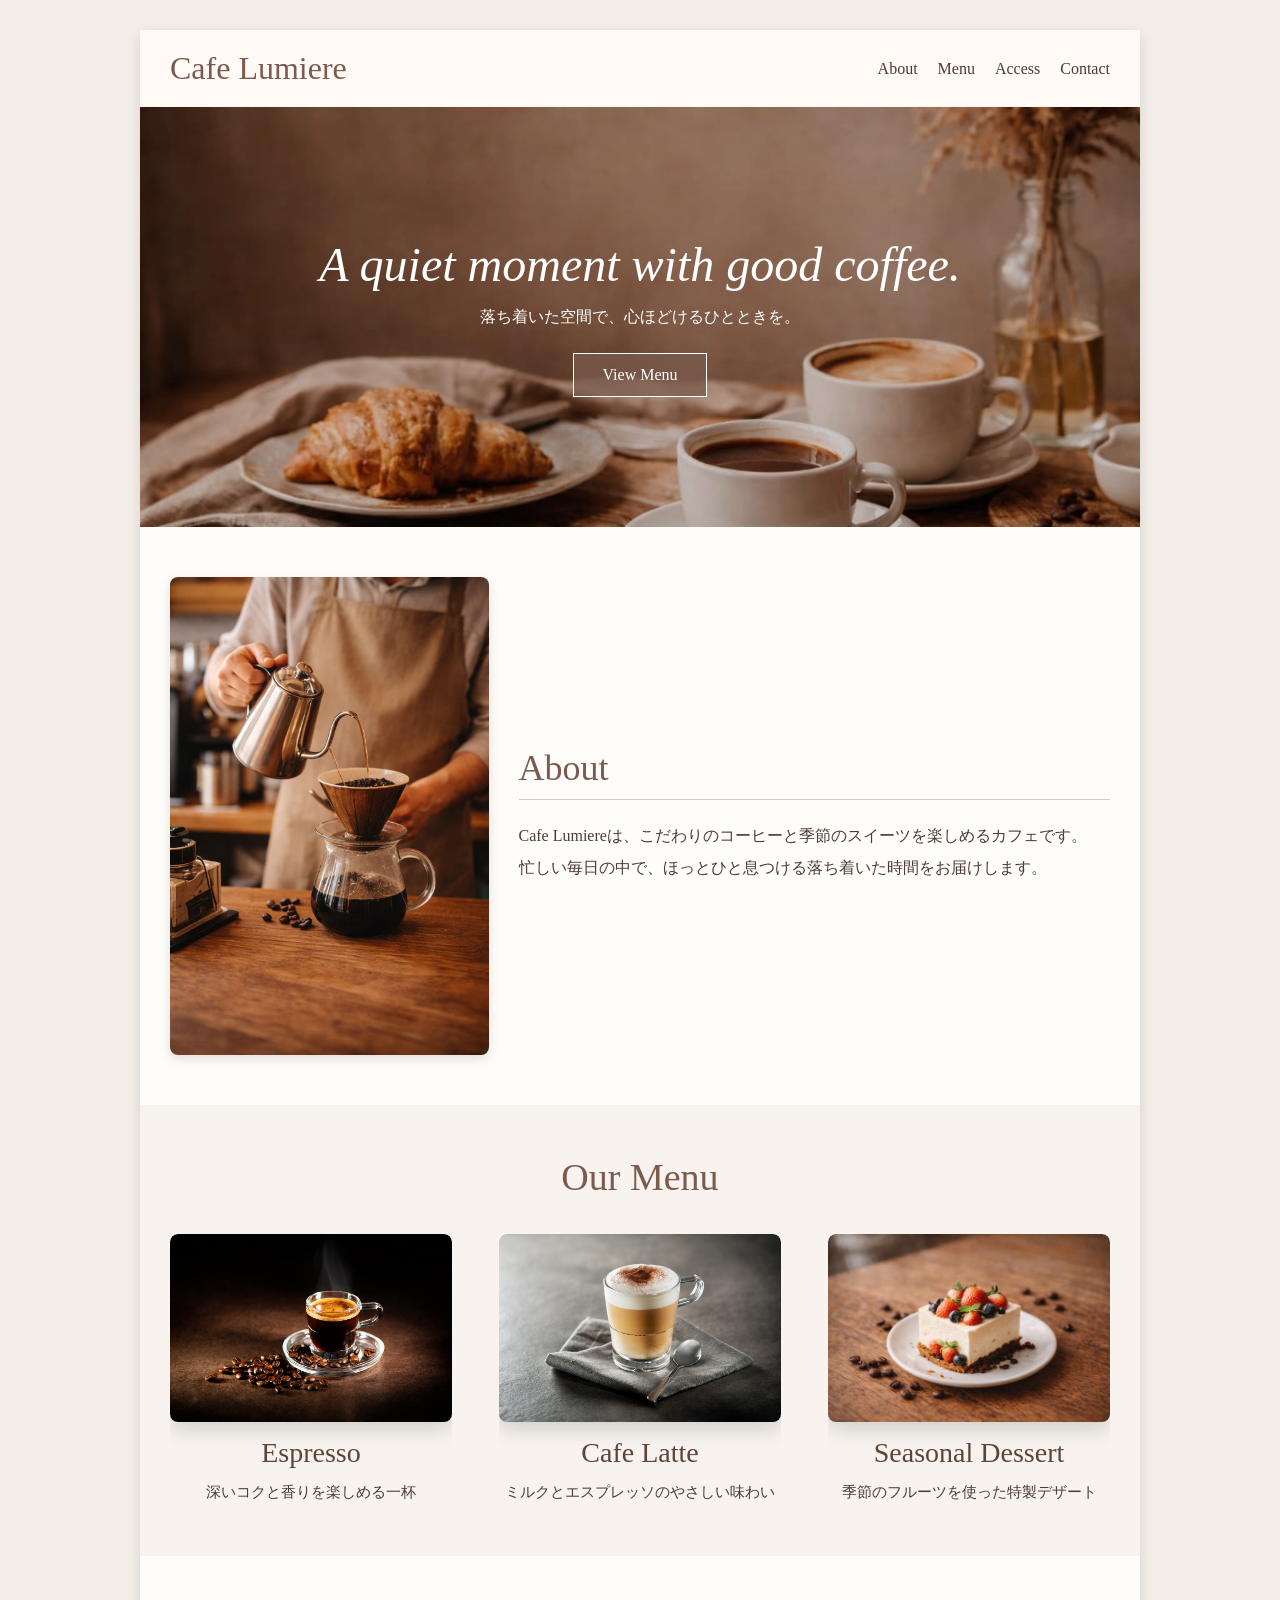
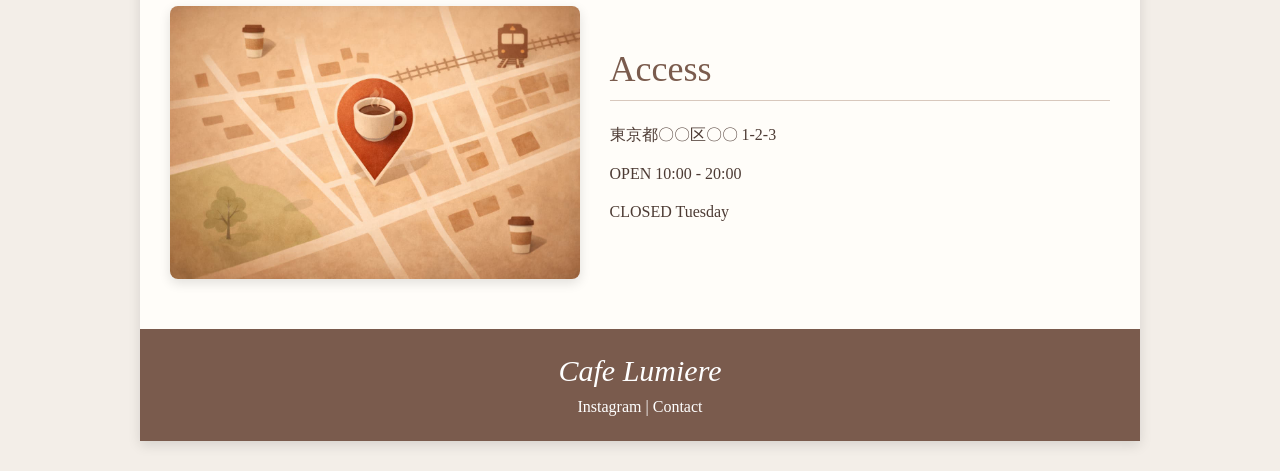
<file: works/cafe-site/index.html>
<!DOCTYPE html>
<html lang="ja">
<head>
  <meta charset="UTF-8">
  <meta name="viewport" content="width=device-width, initial-scale=1.0">
  <title>Cafe Lumiere</title>
  <link rel="stylesheet" href="style.css">
</head>
<body>

  <div class="container">

    <div class="header">
      <h1>Cafe Lumiere</h1>
      <ul class="nav">
        <li><a href="#about">About</a></li>
        <li><a href="#menu">Menu</a></li>
        <li><a href="#access">Access</a></li>
        <li><a href="#contact">Contact</a></li>
      </ul>
    </div>

    <div class="mainvisual">
      <div class="main-text">
        <h2>A quiet moment with good coffee.</h2>
        <p>落ち着いた空間で、心ほどけるひとときを。</p>
        <a href="#menu" class="btn">View Menu</a>
      </div>
    </div>

    <div class="about" id="about">
      <div class="about-image">
        <img src="images/about.png" alt="コーヒーを淹れる様子">
      </div>
      <div class="about-text">
        <h2>About</h2>
        <p>
          Cafe Lumiereは、こだわりのコーヒーと季節のスイーツを楽しめるカフェです。<br>
          忙しい毎日の中で、ほっとひと息つける落ち着いた時間をお届けします。
        </p>
      </div>
    </div>

    <div class="menu" id="menu">
      <h2>Our Menu</h2>

      <div class="menu-list">
        <div class="item">
          <img src="images/espresso.png" alt="エスプレッソ">
          <h3>Espresso</h3>
          <p>深いコクと香りを楽しめる一杯</p>
        </div>

        <div class="item">
          <img src="images/latte.png" alt="カフェラテ">
          <h3>Cafe Latte</h3>
          <p>ミルクとエスプレッソのやさしい味わい</p>
        </div>

        <div class="item">
          <img src="images/dessert.png" alt="デザート">
          <h3>Seasonal Dessert</h3>
          <p>季節のフルーツを使った特製デザート</p>
        </div>
      </div>
    </div>

    <div class="access" id="access">
      <div class="access-image">
        <img src="images/map.png" alt="アクセスマップ">
      </div>
      <div class="access-text">
        <h2>Access</h2>
        <p>東京都〇〇区〇〇 1-2-3</p>
        <p>OPEN 10:00 - 20:00</p>
        <p>CLOSED Tuesday</p>
      </div>
    </div>

    <div class="footer" id="contact">
      <p class="footer-logo">Cafe Lumiere</p>
      <p class="footer-link">
        <a href="#">Instagram</a> |
        <a href="#">Contact</a>
      </p>
    </div>

  </div>

</body>
</html>
</file>
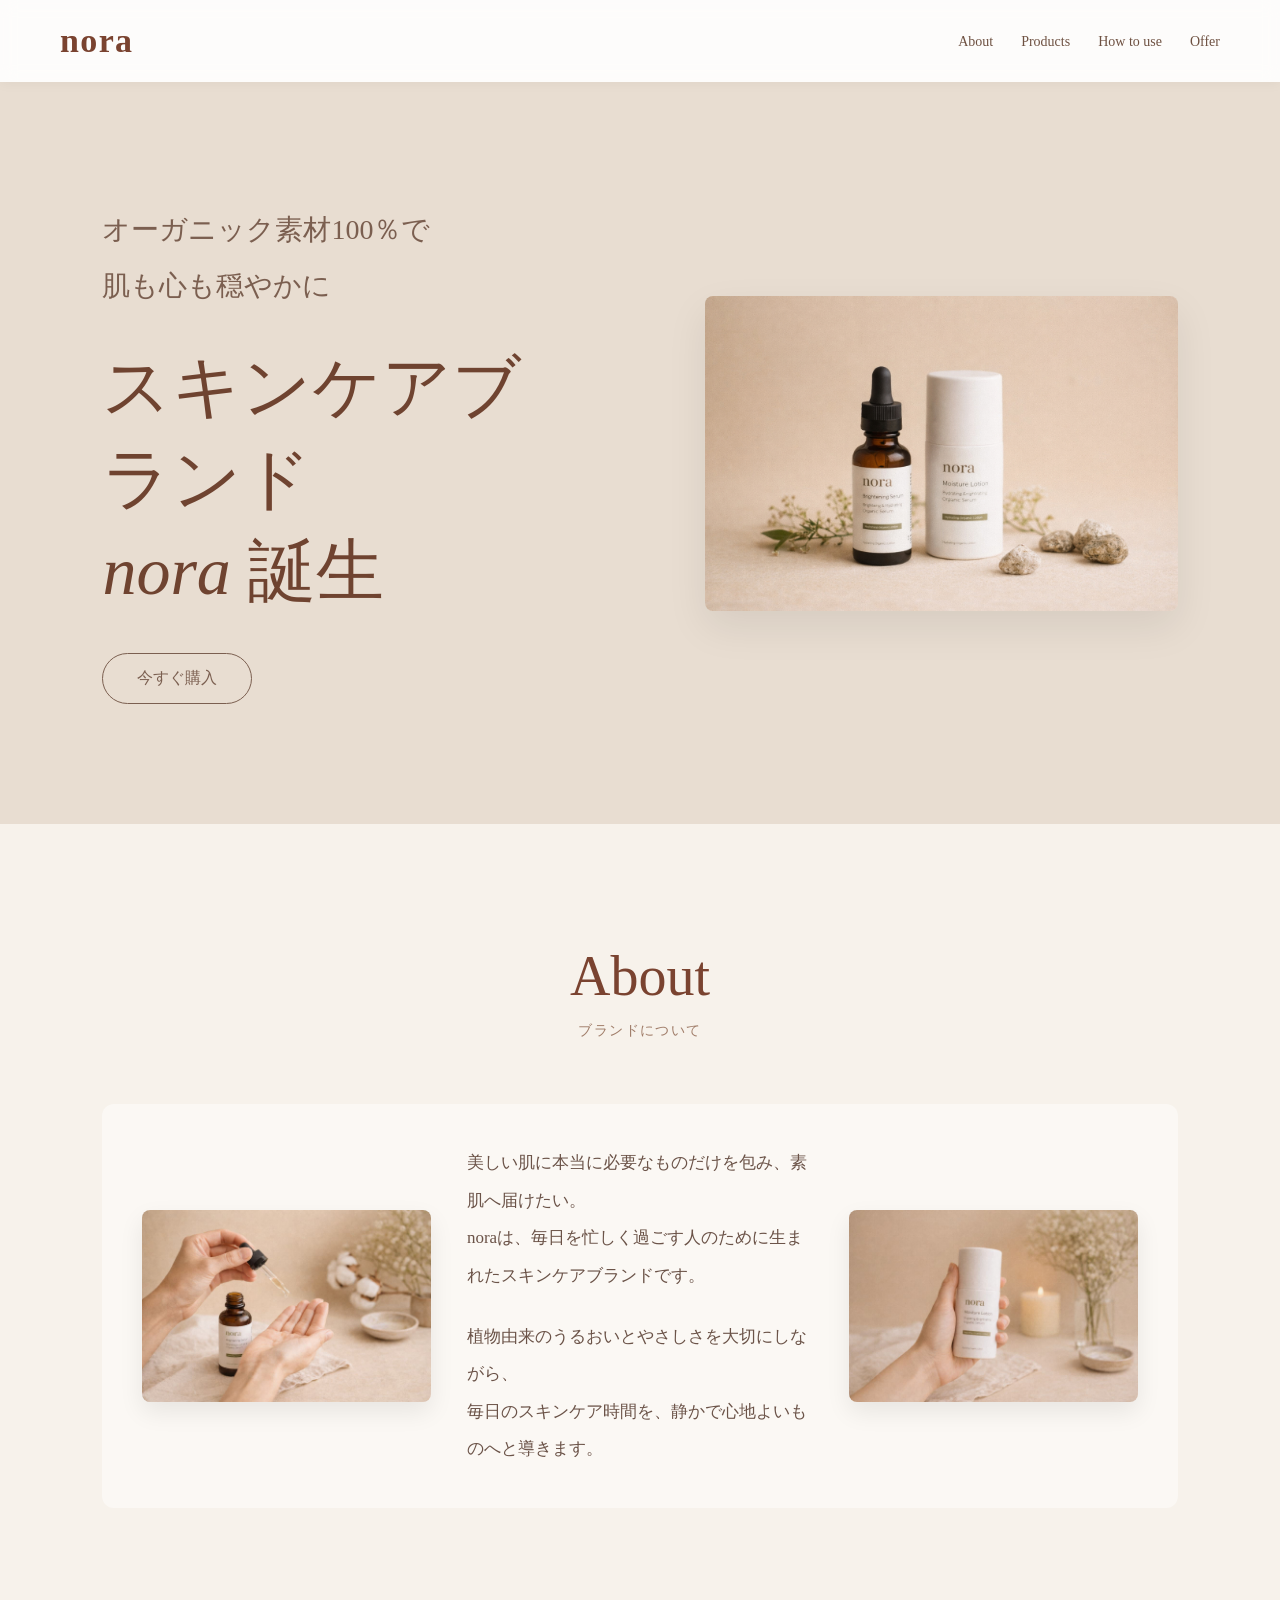
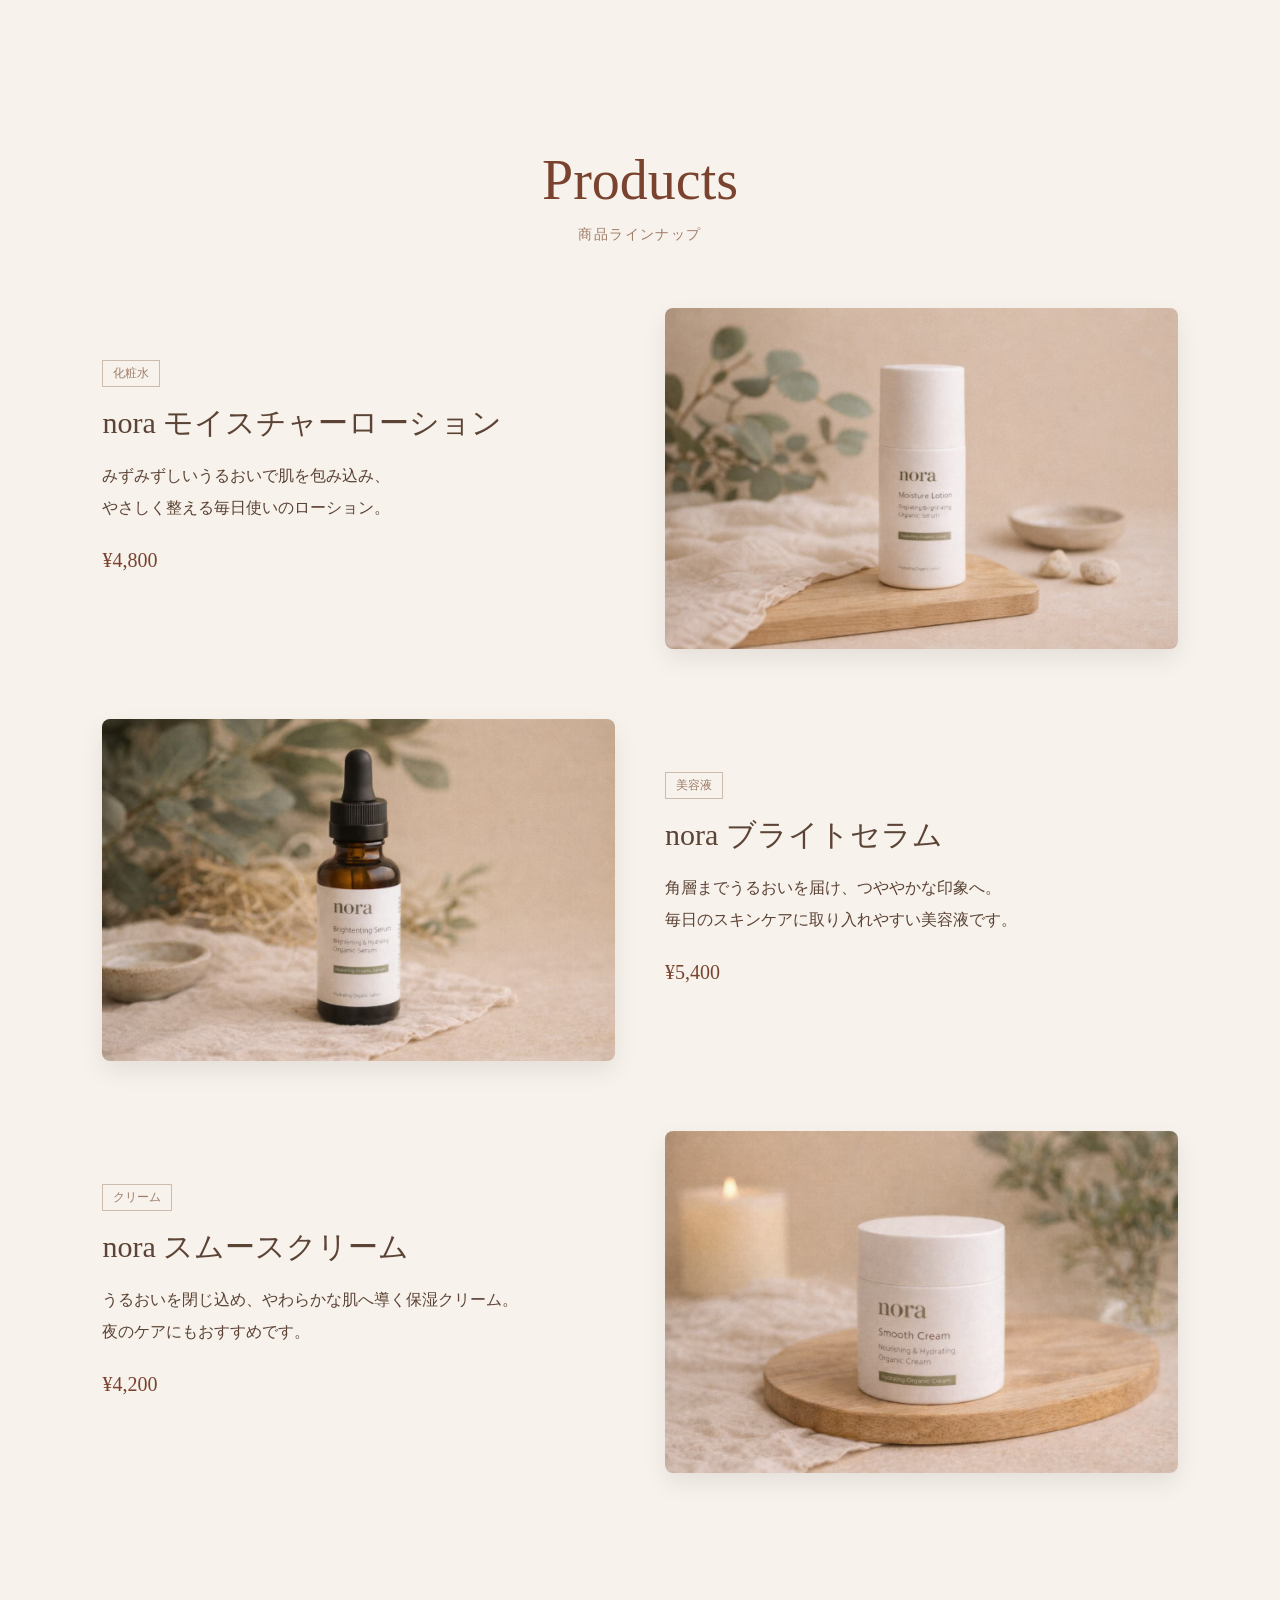
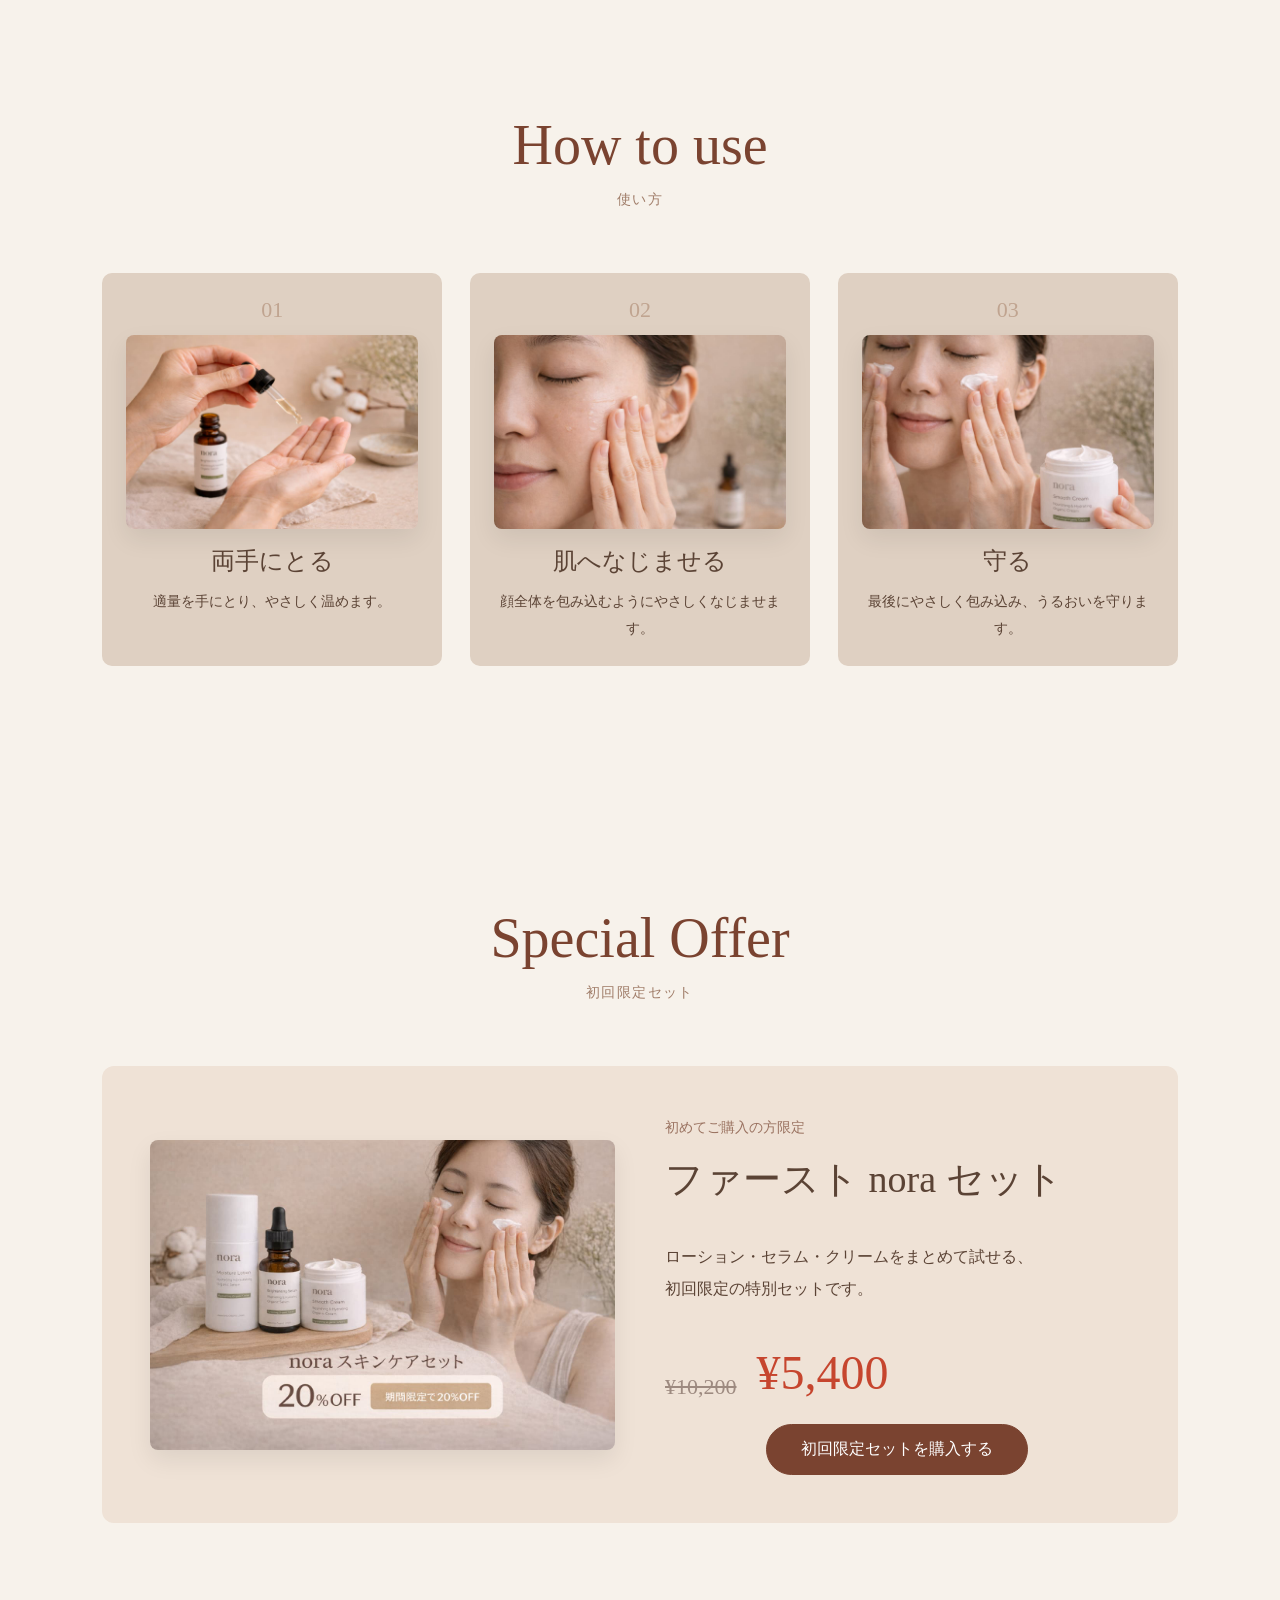
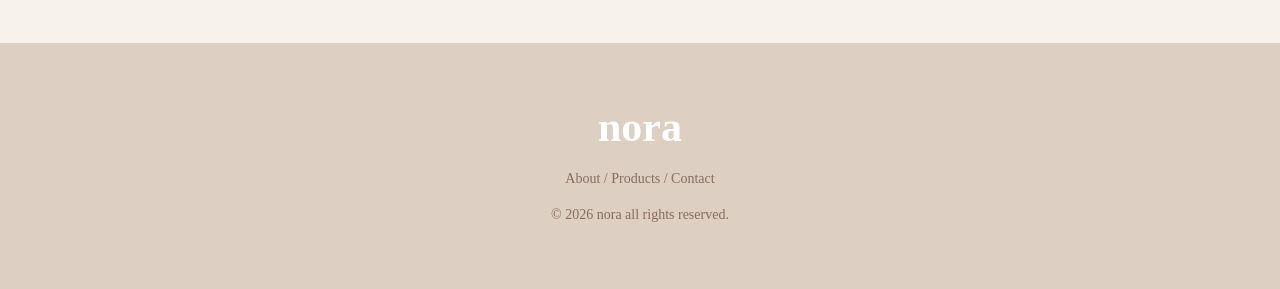
<file: works/cosmetic-site/index.html>
<!DOCTYPE html>
<html lang="ja">
<head>
  <meta charset="UTF-8">
  <meta name="viewport" content="width=device-width, initial-scale=1.0">
  <title>nora Skincare LP</title>
  <link rel="stylesheet" href="style.css">
</head>
<body>

  <header class="header">
    <h1 class="logo">nora</h1>

    <nav class="nav">
      <ul>
        <li><a href="#about">About</a></li>
        <li><a href="#products">Products</a></li>
        <li><a href="#howto">How to use</a></li>
        <li><a href="#offer">Offer</a></li>
      </ul>
    </nav>
  </header>

  <section class="hero">
    <div class="hero-inner">
      <div class="hero-text">
        <p class="hero-copy">
          オーガニック素材100％で<br>
          肌も心も穏やかに
        </p>

        <h2>
          スキンケアブランド<br>
          <span>nora</span> 誕生
        </h2>

        <a href="#offer" class="btn">今すぐ購入</a>
      </div>

      <div class="hero-image">
        <img src="images/hero.jpg" alt="noraのメイン商品">
      </div>
    </div>
  </section>

  <section class="about section" id="about">
    <h2 class="section-title">About</h2>
    <p class="section-sub">ブランドについて</p>

    <div class="about-grid">
      <div class="about-image">
        <img src="images/about1.png" alt="美容液イメージ">
      </div>

      <div class="about-text">
        <p>
          美しい肌に本当に必要なものだけを包み、素肌へ届けたい。<br>
          noraは、毎日を忙しく過ごす人のために生まれたスキンケアブランドです。
        </p>
        <p>
          植物由来のうるおいとやさしさを大切にしながら、<br>
          毎日のスキンケア時間を、静かで心地よいものへと導きます。
        </p>
      </div>

      <div class="about-image">
        <img src="images/about2.png" alt="ローションイメージ">
      </div>
    </div>
  </section>

  <section class="products section" id="products">
    <h2 class="section-title">Products</h2>
    <p class="section-sub">商品ラインナップ</p>

    <div class="products-list">

      <div class="product-item">
        <div class="product-text">
          <span class="tag">化粧水</span>
          <h3>nora モイスチャーローション</h3>
          <p>
            みずみずしいうるおいで肌を包み込み、<br>
            やさしく整える毎日使いのローション。
          </p>
          <p class="price">¥4,800</p>
        </div>

        <div class="product-image">
          <img src="images/product1.png" alt="モイスチャーローション">
        </div>
      </div>

      <div class="product-item reverse">
        <div class="product-text">
          <span class="tag">美容液</span>
          <h3>nora ブライトセラム</h3>
          <p>
            角層までうるおいを届け、つややかな印象へ。<br>
            毎日のスキンケアに取り入れやすい美容液です。
          </p>
          <p class="price">¥5,400</p>
        </div>

        <div class="product-image">
          <img src="images/product2.png" alt="ブライトセラム">
        </div>
      </div>

      <div class="product-item">
        <div class="product-text">
          <span class="tag">クリーム</span>
          <h3>nora スムースクリーム</h3>
          <p>
            うるおいを閉じ込め、やわらかな肌へ導く保湿クリーム。<br>
            夜のケアにもおすすめです。
          </p>
          <p class="price">¥4,200</p>
        </div>

        <div class="product-image">
          <img src="images/product3.png" alt="スムースクリーム">
        </div>
      </div>

    </div>
  </section>

  <section class="howto section" id="howto">
    <h2 class="section-title">How to use</h2>
    <p class="section-sub">使い方</p>

    <div class="step-grid">
      <div class="step-card">
        <span class="step-number">01</span>
        <img src="images/step1.png" alt="両手にとる">
        <h3>両手にとる</h3>
        <p>適量を手にとり、やさしく温めます。</p>
      </div>

      <div class="step-card">
        <span class="step-number">02</span>
        <img src="images/step2.png" alt="肌へなじませる">
        <h3>肌へなじませる</h3>
        <p>顔全体を包み込むようにやさしくなじませます。</p>
      </div>

      <div class="step-card">
        <span class="step-number">03</span>
        <img src="images/step3.png" alt="守る">
        <h3>守る</h3>
        <p>最後にやさしく包み込み、うるおいを守ります。</p>
      </div>
    </div>
  </section>

  <section class="offer section" id="offer">
    <h2 class="section-title">Special Offer</h2>
    <p class="section-sub">初回限定セット</p>

    <div class="offer-box">
      <div class="offer-image">
        <img src="images/offer.png" alt="初回限定セット">
      </div>

      <div class="offer-text">
        <p class="offer-label">初めてご購入の方限定</p>
        <h3>ファースト nora セット</h3>
        <p>
          ローション・セラム・クリームをまとめて試せる、<br>
          初回限定の特別セットです。
        </p>

        <div class="offer-price">
          <span class="old-price">¥10,200</span>
          <span class="new-price">¥5,400</span>
        </div>

        <a href="#" class="btn dark-btn">初回限定セットを購入する</a>
      </div>
    </div>
  </section>

  <footer class="footer">
    <h2 class="footer-logo">nora</h2>
    <p class="footer-nav">About / Products / Contact</p>
    <p class="copyright">© 2026 nora all rights reserved.</p>
  </footer>

</body>
</html>
</file>
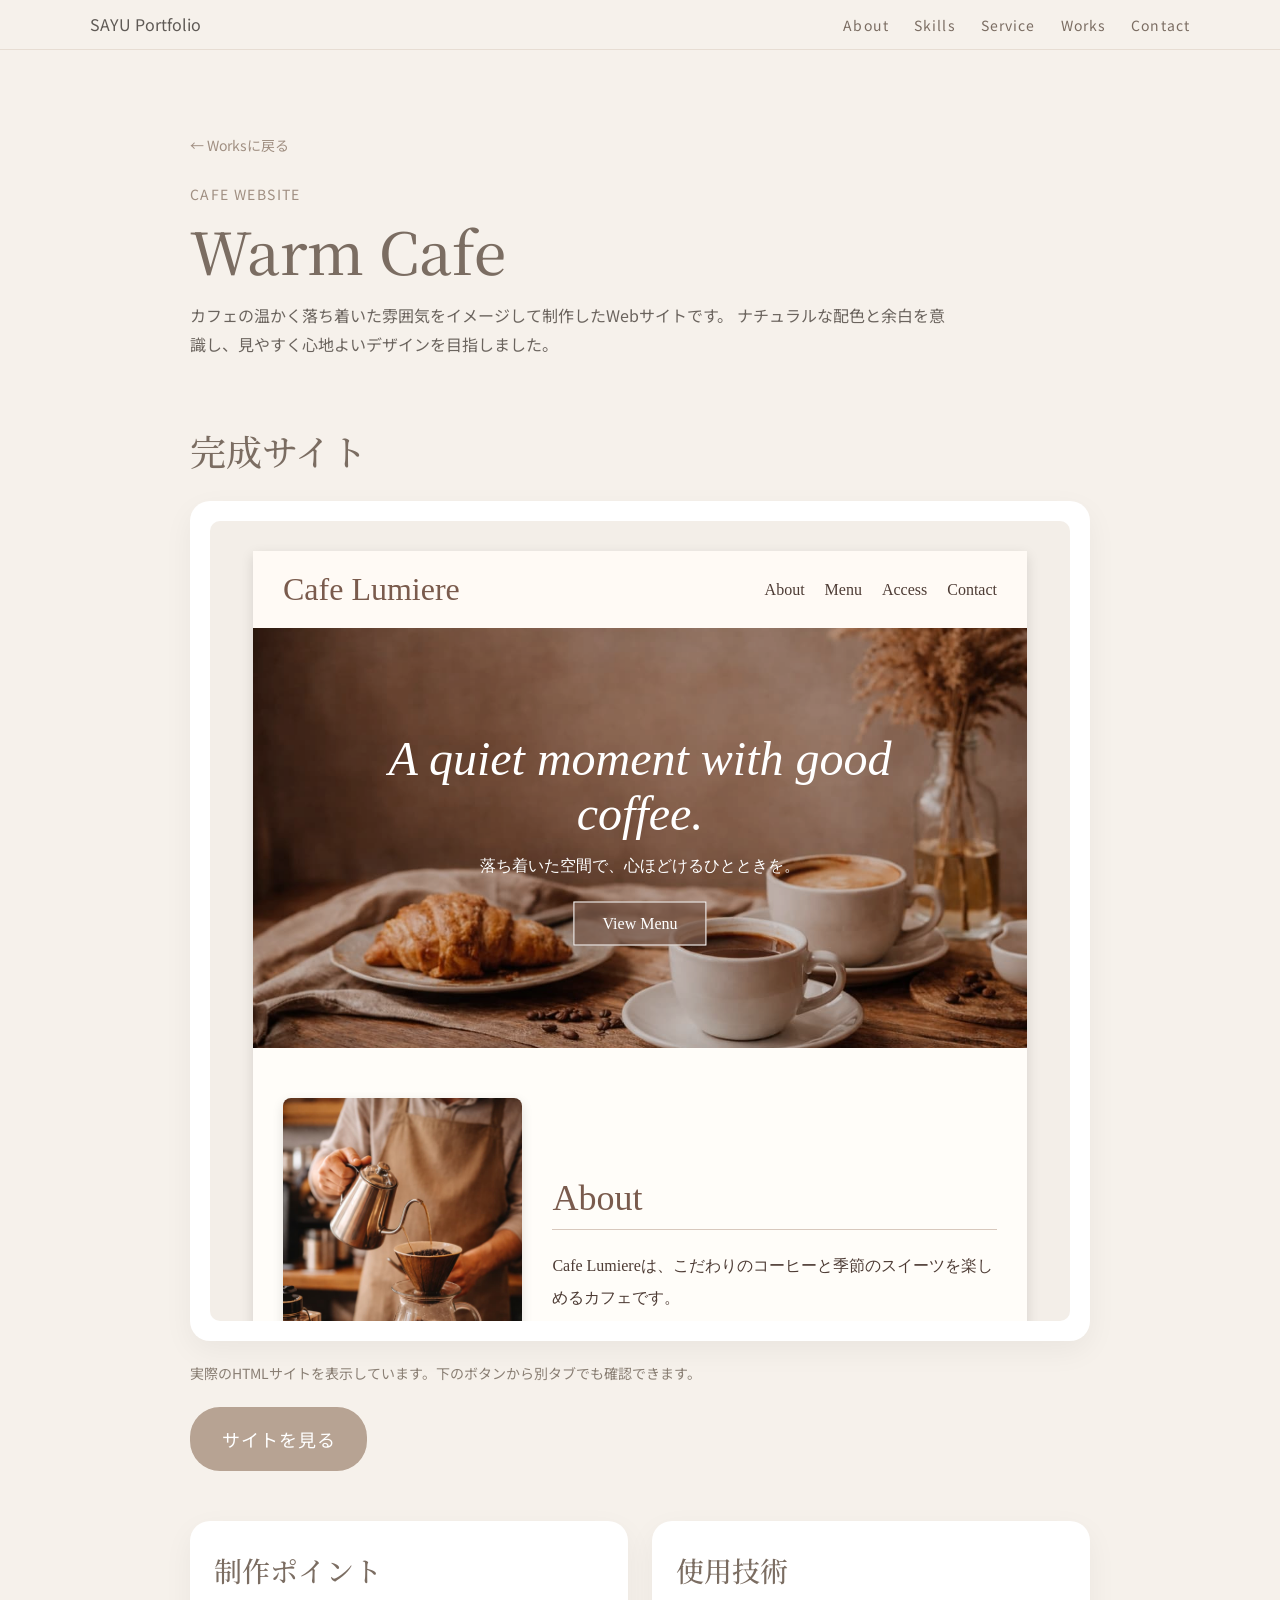
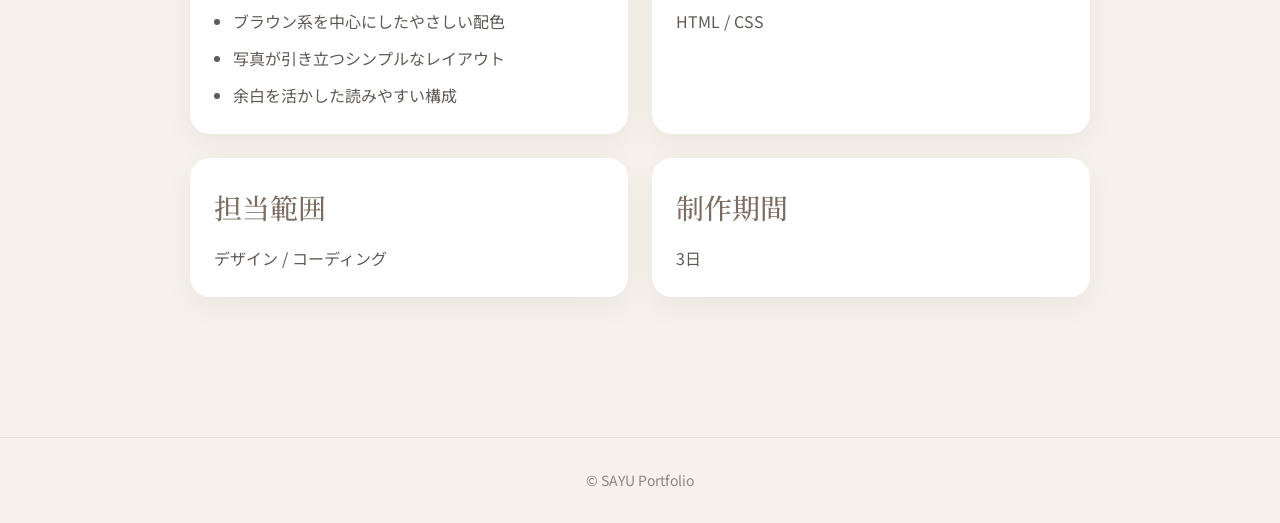
<file: cafe.html>
<!DOCTYPE html>
<html lang="ja">
<head>
  <meta charset="UTF-8">
  <meta name="viewport" content="width=device-width, initial-scale=1.0">
  <title>Warm Cafe | SAYU Portfolio</title>

  <link rel="preconnect" href="https://fonts.googleapis.com">
  <link rel="preconnect" href="https://fonts.gstatic.com" crossorigin>
  <link href="https://fonts.googleapis.com/css2?family=Noto+Serif+JP:wght@400;500;600&family=Noto+Sans+JP:wght@300;400;500&display=swap" rel="stylesheet">

  <link rel="stylesheet" href="style.css">
</head>
<body>
  <header class="header">
    <div class="container header-inner">
      <a href="index.html" class="logo">SAYU Portfolio</a>
      <nav>
        <ul class="nav">
          <li><a href="index.html#about">About</a></li>
          <li><a href="index.html#skills">Skills</a></li>
          <li><a href="index.html#service">Service</a></li>
          <li><a href="index.html#works">Works</a></li>
          <li><a href="index.html#contact">Contact</a></li>
        </ul>
      </nav>
    </div>
  </header>

  <main class="detail-page">
    <section class="detail-hero fade">
      <div class="container detail-container">
        <a href="index.html#works" class="back-link">← Worksに戻る</a>
        <p class="detail-category">Cafe Website</p>
        <h1 class="detail-title">Warm Cafe</h1>
        <p class="detail-lead">
          カフェの温かく落ち着いた雰囲気をイメージして制作したWebサイトです。
          ナチュラルな配色と余白を意識し、見やすく心地よいデザインを目指しました。
        </p>
      </div>
    </section>

    <section class="detail-section fade">
      <div class="container detail-container">

        <div class="detail-block">
          <h2 class="detail-heading">完成サイト</h2>
          <div class="site-preview">
            <iframe src="works/cafe-site/index.html" title="Warm Cafe プレビュー" loading="lazy"></iframe>
          </div>
          <p class="preview-note">
            実際のHTMLサイトを表示しています。下のボタンから別タブでも確認できます。
          </p>
          <a href="works/cafe-site/index.html" target="_blank" rel="noopener" class="button">サイトを見る</a>
        </div>

        <div class="detail-info-grid">
          <div class="detail-card">
            <h2 class="detail-heading-small">制作ポイント</h2>
            <ul class="detail-list">
              <li>ブラウン系を中心にしたやさしい配色</li>
              <li>写真が引き立つシンプルなレイアウト</li>
              <li>余白を活かした読みやすい構成</li>
            </ul>
          </div>

          <div class="detail-card">
            <h2 class="detail-heading-small">使用技術</h2>
            <p>HTML / CSS</p>
          </div>

          <div class="detail-card">
            <h2 class="detail-heading-small">担当範囲</h2>
            <p>デザイン / コーディング</p>
          </div>

          <div class="detail-card">
            <h2 class="detail-heading-small">制作期間</h2>
            <p>3日</p>
          </div>
        </div>

      </div>
    </section>
  </main>

  <footer class="footer">
    <div class="container">
      <p>© SAYU Portfolio</p>
    </div>
  </footer>

  <script src="script.js"></script>
</body>
</html>
</file>
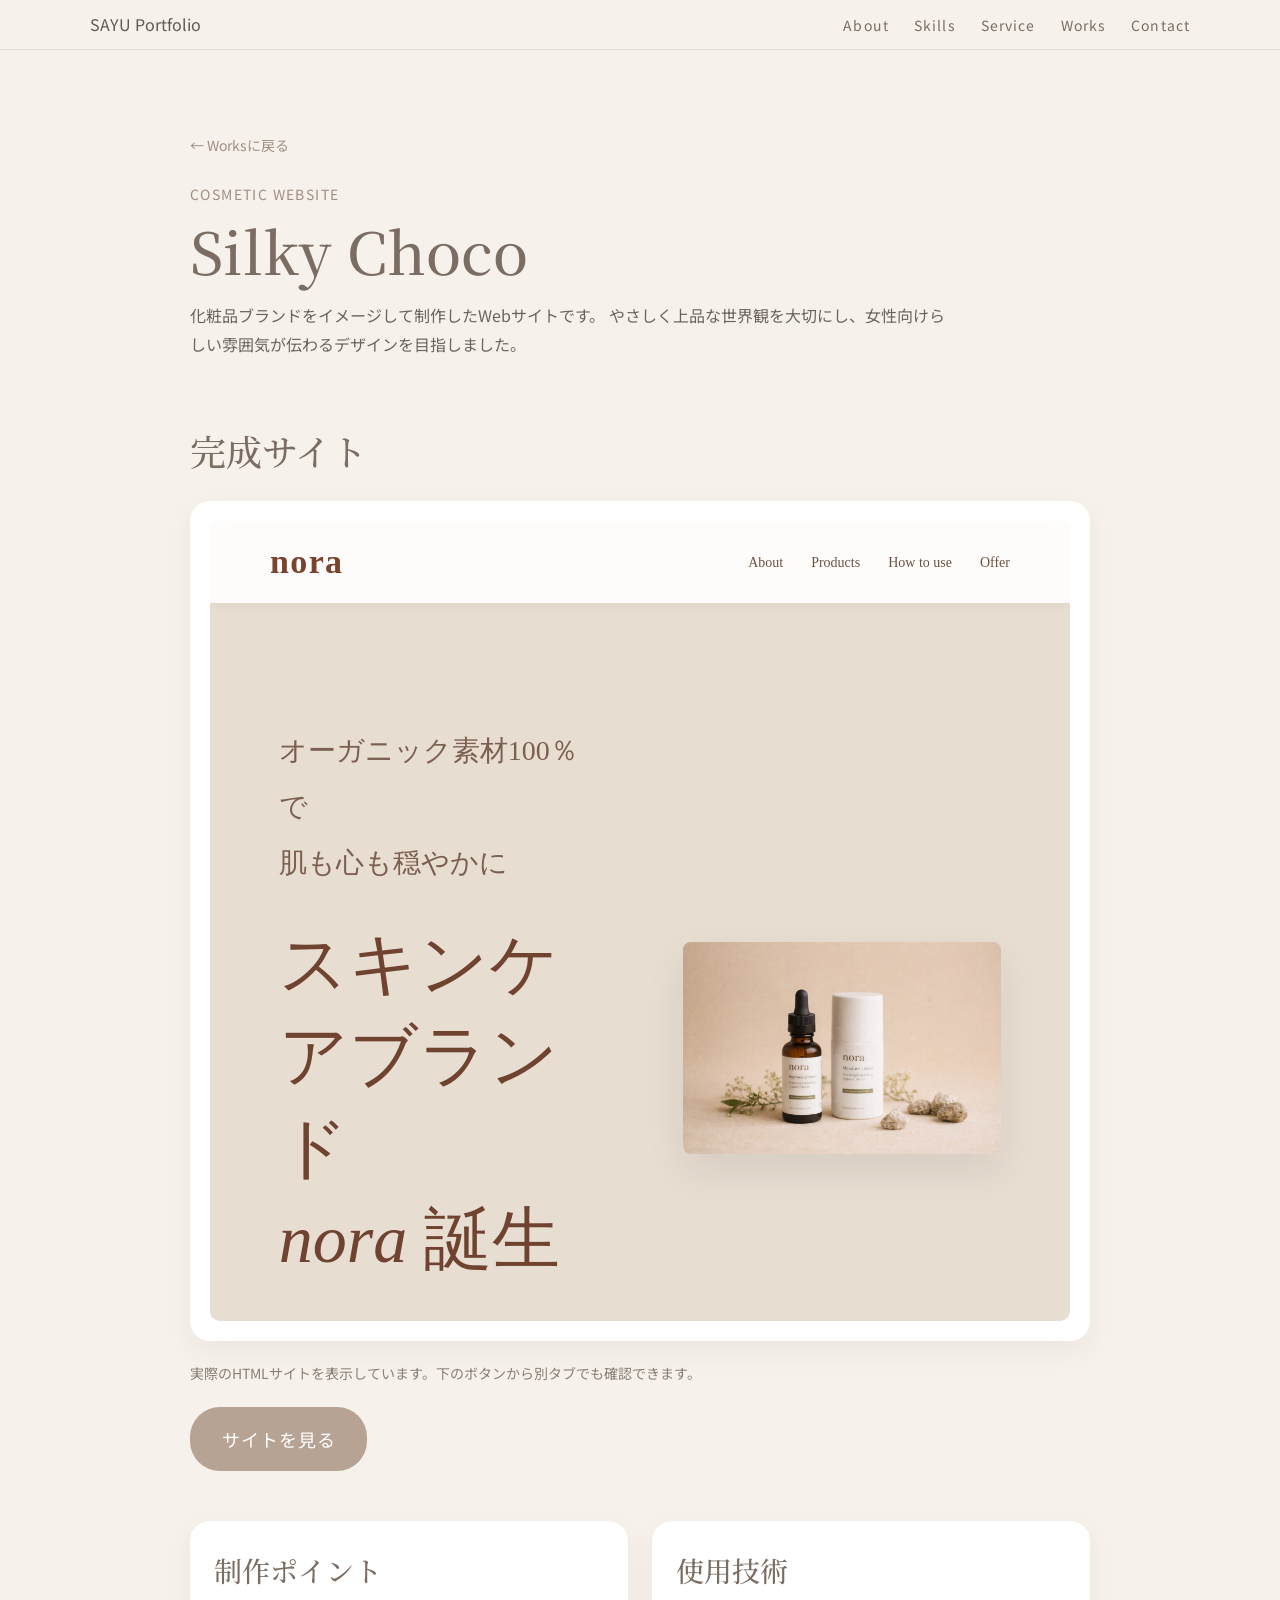
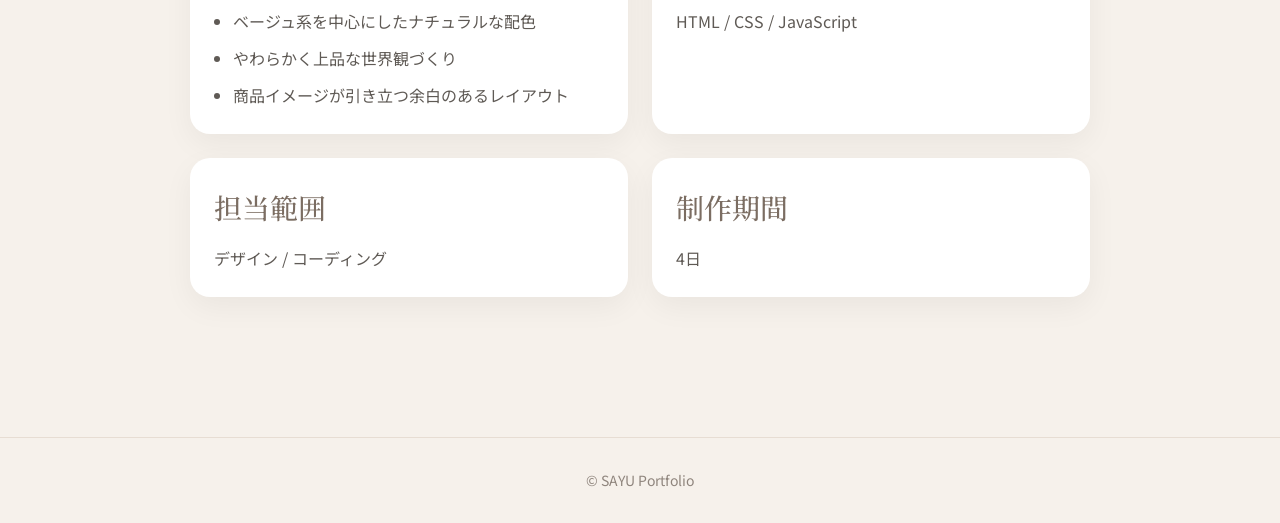
<file: cosmetic.html>
<!DOCTYPE html>
<html lang="ja">
<head>
  <meta charset="UTF-8">
  <meta name="viewport" content="width=device-width, initial-scale=1.0">
  <title>Silky Choco | SAYU Portfolio</title>

  <link rel="preconnect" href="https://fonts.googleapis.com">
  <link rel="preconnect" href="https://fonts.gstatic.com" crossorigin>
  <link href="https://fonts.googleapis.com/css2?family=Noto+Serif+JP:wght@400;500;600&family=Noto+Sans+JP:wght@300;400;500&display=swap" rel="stylesheet">

  <link rel="stylesheet" href="style.css">
</head>
<body>
  <header class="header">
    <div class="container header-inner">
      <a href="index.html" class="logo">SAYU Portfolio</a>
      <nav>
        <ul class="nav">
          <li><a href="index.html#about">About</a></li>
          <li><a href="index.html#skills">Skills</a></li>
          <li><a href="index.html#service">Service</a></li>
          <li><a href="index.html#works">Works</a></li>
          <li><a href="index.html#contact">Contact</a></li>
        </ul>
      </nav>
    </div>
  </header>

  <main class="detail-page">
    <section class="detail-hero fade">
      <div class="container detail-container">
        <a href="index.html#works" class="back-link">← Worksに戻る</a>
        <p class="detail-category">Cosmetic Website</p>
        <h1 class="detail-title">Silky Choco</h1>
        <p class="detail-lead">
          化粧品ブランドをイメージして制作したWebサイトです。
          やさしく上品な世界観を大切にし、女性向けらしい雰囲気が伝わるデザインを目指しました。
        </p>
      </div>
    </section>

    <section class="detail-section fade">
      <div class="container detail-container">

        <div class="detail-block">
          <h2 class="detail-heading">完成サイト</h2>
          <div class="site-preview">
            <iframe src="works/cosmetic-site/index.html" title="Silky Choco プレビュー" loading="lazy"></iframe>
          </div>
          <p class="preview-note">
            実際のHTMLサイトを表示しています。下のボタンから別タブでも確認できます。
          </p>
          <a href="works/cosmetic-site/index.html" target="_blank" rel="noopener" class="button">サイトを見る</a>
        </div>

        <div class="detail-info-grid">
          <div class="detail-card">
            <h2 class="detail-heading-small">制作ポイント</h2>
            <ul class="detail-list">
              <li>ベージュ系を中心にしたナチュラルな配色</li>
              <li>やわらかく上品な世界観づくり</li>
              <li>商品イメージが引き立つ余白のあるレイアウト</li>
            </ul>
          </div>

          <div class="detail-card">
            <h2 class="detail-heading-small">使用技術</h2>
            <p>HTML / CSS / JavaScript</p>
          </div>

          <div class="detail-card">
            <h2 class="detail-heading-small">担当範囲</h2>
            <p>デザイン / コーディング</p>
          </div>

          <div class="detail-card">
            <h2 class="detail-heading-small">制作期間</h2>
            <p>4日</p>
          </div>
        </div>

      </div>
    </section>
  </main>

  <footer class="footer">
    <div class="container">
      <p>© SAYU Portfolio</p>
    </div>
  </footer>

  <script src="script.js"></script>
</body>
</html>
</file>
<file: works/cafe-site/style.css>
body {
  margin: 0;
  background-color: #f3eee8;
  color: #4d3b34;
  font-family: "Yu Mincho", "Hiragino Mincho ProN", serif;
}

img {
  width: 100%;
  display: block;
}

a {
  text-decoration: none;
  color: inherit;
}

ul {
  margin: 0;
  padding: 0;
  list-style: none;
}

.container {
  width: 90%;
  max-width: 1000px;
  margin: 30px auto;
  background-color: #fffdf9;
  box-shadow: 0 4px 12px rgba(0, 0, 0, 0.12);
}

.header {
  display: flex;
  justify-content: space-between;
  align-items: center;
  padding: 20px 30px;
  background-color: #fffaf5;
}

.header h1 {
  margin: 0;
  font-size: 32px;
  color: #7a5b4d;
  font-weight: normal;
}

.nav {
  display: flex;
  gap: 20px;
}

.nav a {
  font-size: 16px;
}

.mainvisual {
  height: 420px;
  background-image: url("images/hero.png");
  background-size: cover;
  background-position: center;
  position: relative;
}

.mainvisual::before {
  content: "";
  position: absolute;
  top: 0;
  left: 0;
  width: 100%;
  height: 100%;
  background-color: rgba(0, 0, 0, 0.18);
}

.main-text {
  position: absolute;
  top: 50%;
  left: 50%;
  transform: translate(-50%, -50%);
  text-align: center;
  color: white;
  width: 80%;
  z-index: 1;
}

.main-text h2 {
  margin: 0 0 15px 0;
  font-size: 48px;
  font-weight: normal;
  font-style: italic;
}

.main-text p {
  margin: 0 0 25px 0;
  font-size: 16px;
}

.btn {
  display: inline-block;
  padding: 12px 28px;
  border: 1px solid white;
  background-color: rgba(122, 91, 77, 0.75);
  color: white;
}

.about {
  display: flex;
  justify-content: space-between;
  align-items: center;
  padding: 50px 30px;
  gap: 30px;
}

.about-image {
  width: 35%;
}

.about-image img {
  border-radius: 8px;
  box-shadow: 0 4px 12px rgba(0, 0, 0, 0.12);
}

.about-text {
  width: 65%;
}

.about-text h2 {
  margin: 0 0 20px 0;
  font-size: 36px;
  font-weight: normal;
  color: #7a5b4d;
  border-bottom: 1px solid #d8c8bd;
  padding-bottom: 10px;
}

.about-text p {
  margin: 0;
  line-height: 2;
  font-size: 16px;
}

.menu {
  padding: 50px 30px;
  background-color: #f8f3ee;
  text-align: center;
}

.menu h2 {
  margin: 0 0 35px 0;
  font-size: 38px;
  font-weight: normal;
  color: #7a5b4d;
}

.menu-list {
  display: flex;
  justify-content: space-between;
  gap: 20px;
}

.item {
  width: 30%;
  transition: 0.3s;
  overflow: hidden;
  border-radius: 8px;
}

.item:hover {
  transform: translateY(-5px);
  box-shadow: 0 12px 30px rgba(0, 0, 0, 0.2);
}

.item img {
  width: 100%;
  border-radius: 8px;
  box-shadow: 0 8px 20px rgba(0, 0, 0, 0.15);
  transition: 0.3s;
}

.item:hover img{
    transform: scale(1.05);
}

.item h3 {
  margin: 15px 0 10px 0;
  font-size: 28px;
  font-weight: normal;
  color: #5d4438;
}

.item p {
  margin: 0;
  font-size: 15px;
  line-height: 1.8;
}

.access {
  display: flex;
  justify-content: space-between;
  align-items: center;
  padding: 50px 30px;
  gap: 30px;
}

.access-image {
  width: 45%;
}

.access-image img {
  border-radius: 8px;
  box-shadow: 0 4px 12px rgba(0, 0, 0, 0.12);
}

.access-text {
  width: 55%;
}

.access-text h2 {
  margin: 0 0 20px 0;
  font-size: 36px;
  font-weight: normal;
  color: #7a5b4d;
  border-bottom: 1px solid #d8c8bd;
  padding-bottom: 10px;
}

.access-text p {
  margin: 0 0 10px 0;
  font-size: 16px;
  line-height: 1.8;
}

.footer {
  background-color: #7a5b4d;
  color: white;
  text-align: center;
  padding: 25px 20px;
}

.footer-logo {
  margin: 0 0 10px 0;
  font-size: 30px;
  font-weight: normal;
  font-style: italic;
}

.footer-link {
  margin: 0;
}

.footer a {
  color: white;
}

@media (max-width: 768px) {
  .header,
  .about,
  .menu-list,
  .access {
    flex-direction: column;
  }

  .header {
    gap: 15px;
  }

  .about-image,
  .about-text,
  .item,
  .access-image,
  .access-text {
    width: 100%;
  }

  .mainvisual {
    height: 300px;
  }

  .main-text h2 {
    font-size: 28px;
  }

  .nav {
    flex-wrap: wrap;
    justify-content: center;
  }
}
</file>
<file: works/cosmetic-site/style.css>
body {
  margin: 0;
  font-family: "Yu Mincho", "Hiragino Mincho ProN", serif;
  background: #f7f2eb;
  color: #5b4335;
}

img {
  width: 100%;
  display: block;
}

a {
  text-decoration: none;
  color: inherit;
}

ul {
  list-style: none;
  margin: 0;
  padding: 0;
}

/* =========================
   header
========================= */

.header {
  display: flex;
  justify-content: space-between;
  align-items: center;
  padding: 22px 60px;
  background: rgba(255, 255, 255, 0.78);
  backdrop-filter: blur(8px);
  position: sticky;
  top: 0;
  z-index: 10;
  box-shadow: 0 2px 12px rgba(0, 0, 0, 0.04);
}

.logo {
  margin: 0;
  font-size: 34px;
  font-weight: bold;
  letter-spacing: 0.04em;
  color: #7a4330;
}

.nav ul {
  display: flex;
  gap: 28px;
}

.nav a {
  font-size: 14px;
  color: #6e5142;
  transition: 0.3s;
}

.nav a:hover {
  opacity: 0.7;
}

/* =========================
   hero
========================= */

.hero {
  background: #e8ddd1;
  padding: 120px 8%;
}

.hero-inner {
  display: flex;
  justify-content: space-between;
  align-items: center;
  gap: 50px;
}

.hero-text {
  width: 42%;
}

.hero-copy {
  margin: 0 0 28px;
  font-size: 28px;
  line-height: 2;
  color: #7b5f50;
}

.hero-text h2 {
  margin: 0 0 36px;
  font-size: 68px;
  line-height: 1.35;
  font-weight: normal;
  color: #6f4330;
}

.hero-text h2 span {
  font-style: italic;
}

.hero-image {
  width: 44%;
}

.hero-image img {
  border-radius: 8px;
  box-shadow: 0 16px 40px rgba(0, 0, 0, 0.08);
}

/* =========================
   button
========================= */

.btn {
  display: inline-block;
  padding: 14px 34px;
  border: 1px solid #7b5f50;
  color: #7b5f50;
  background: transparent;
  transition: 0.3s;
  border-radius: 999px;
  width: fit-content;
  margin: 0 auto;
}

.btn:hover {
  background: #7b5f50;
  color: #ffffff;
}

.dark-btn {
  background: #7a4330;
  color: #ffffff;
  border: 1px solid #7a4330;
}

.dark-btn:hover {
  background: #5f3324;
}

/* =========================
   common
========================= */

.section {
  padding: 120px 8%;
}

.section-title {
  margin: 0;
  text-align: center;
  font-size: 56px;
  font-weight: normal;
  color: #7a4330;
}

.section-sub {
  margin: 14px 0 64px;
  text-align: center;
  font-size: 14px;
  letter-spacing: 0.1em;
  color: #a07d69;
}

/* =========================
   about
========================= */

.about-grid {
  display: grid;
  grid-template-columns: 1fr 1.2fr 1fr;
  gap: 36px;
  align-items: center;
  margin-top: 40px;
  background: rgba(255, 255, 255, 0.45);
  border-radius: 12px;
  padding: 40px;
}

.about-image img {
  border-radius: 8px;
  box-shadow: 0 10px 24px rgba(0, 0, 0, 0.08);
}

.about-text p {
  margin: 0 0 24px;
  font-size: 17px;
  line-height: 2.2;
  color: #6b5348;
}

.about-text p:last-child {
  margin-bottom: 0;
}

/* =========================
   products
========================= */

.products-list {
  display: flex;
  flex-direction: column;
  gap: 70px;
  margin-top: 40px;
}

.product-item {
  display: flex;
  justify-content: space-between;
  align-items: center;
  gap: 50px;
}

.product-item.reverse {
  flex-direction: row-reverse;
}

.product-text,
.product-image {
  width: 48%;
}

.product-image img {
  border-radius: 8px;
  box-shadow: 0 10px 24px rgba(0, 0, 0, 0.08);
}

.tag {
  display: inline-block;
  margin-bottom: 16px;
  padding: 4px 10px;
  border: 1px solid #cdbcae;
  font-size: 12px;
  color: #9f7d68;
}

.product-text h3 {
  margin: 0 0 16px;
  font-size: 30px;
  font-weight: normal;
}

.product-text p {
  margin: 0 0 16px;
  line-height: 2;
}

.price {
  font-size: 20px;
  color: #7a4330;
}

/* =========================
   how to
========================= */

.step-grid {
  display: grid;
  grid-template-columns: repeat(3, 1fr);
  gap: 28px;
  margin-top: 40px;
}

.step-card {
  background: #dfd0c2;
  padding: 24px;
  text-align: center;
  border-radius: 10px;
}

.step-card img {
  border-radius: 8px;
  box-shadow: 0 10px 24px rgba(0, 0, 0, 0.08);
}

.step-number {
  display: block;
  margin-bottom: 12px;
  font-size: 22px;
  color: #c0a490;
}

.step-card h3 {
  margin: 16px 0 12px;
  font-size: 24px;
  font-weight: normal;
}

.step-card p {
  margin: 0;
  font-size: 14px;
  line-height: 1.9;
}

/* =========================
   offer
========================= */

.offer-box {
  display: flex;
  align-items: center;
  gap: 50px;
  margin-top: 40px;
  background: #efe2d6;
  padding: 48px;
  border-radius: 12px;
  align-items:center;
}

.offer-image,
.offer-text {
  width: 50%;
  display: flex;
    flex-direction: column;
   justify-content: fcenter;
   max-width: 520px;
}

.offer-image img {
  border-radius: 8px;
  box-shadow: 0 10px 24px rgba(0, 0, 0, 0.08);
}

.offer-label {
  margin: 0 0 12px;
  font-size: 14px;
  color: #9a7260;
}

.offer-text h3 {
  margin: 0 0 20px;
  font-size: 38px;
  font-weight: normal;
}

.offer-text p {
  line-height: 2;
}

.offer-price {
  display: flex;
  align-items: flex-end;
  gap: 20px;
  margin: 24px 0;
}

.old-price {
  font-size: 22px;
  color: #9d8a80;
  text-decoration: line-through;
}

.new-price {
  font-size: 48px;
  color: #c6452e;
}

/* =========================
   footer
========================= */

.footer {
  background: #ddcfc2;
  text-align: center;
  padding: 60px 20px;
}

.footer-logo {
  margin: 0 0 14px;
  font-size: 42px;
  font-weight: bold;
  color: #ffffff;
}

.footer-nav {
  margin: 0 0 8px;
  font-size: 14px;
  line-height: 2;
  color: #8a6b5d;
}

.copyright {
  margin: 0;
  font-size: 14px;
  line-height: 2;
  color: #8a6b5d;
}

/* =========================
   responsive
========================= */

@media (max-width: 768px) {
  .header,
  .hero-inner,
  .product-item,
  .product-item.reverse,
  .offer-box {
    flex-direction: column;
  }

  .header {
    padding: 20px;
    gap: 16px;
  }

  .nav ul {
    flex-wrap: wrap;
    justify-content: center;
    gap: 16px;
  }

  .hero {
    padding: 80px 24px;
  }

  .hero-text,
  .hero-image,
  .product-text,
  .product-image,
  .offer-image,
  .offer-text {
    width: 100%;
  }

  .hero-copy {
    font-size: 18px;
  }

  .hero-text h2 {
    font-size: 38px;
  }

  .section {
    padding: 80px 24px;
  }

  .section-title {
    font-size: 34px;
  }

  .section-sub {
    margin: 12px 0 40px;
  }

  .about-grid,
  .step-grid {
    grid-template-columns: 1fr;
  }

  .about-grid {
    padding: 24px;
  }

  .offer-box {
    padding: 24px;
  }

  .new-price {
    font-size: 36px;
  }
}
</file>
<file: style.css>
* {
  margin: 0;
  padding: 0;
  box-sizing: border-box;
}

html {
  scroll-behavior: smooth;
}

body {
  font-family: "Noto Sans JP", sans-serif;
  background: #f6f1eb;
  color: #5f5a55;
  line-height: 1.8;
}

img {
  width: 100%;
  display: block;
}

a {
  text-decoration: none;
  color: inherit;
}

ul {
  list-style: none;
}

iframe {
  display: block;
}

.container {
  width: 90%;
  max-width: 1100px;
  margin: 0 auto;
}

.section {
  padding: 100px 0;
}

.soft {
  background: #f2ebe4;
}

.section-title {
  font-family: "Noto Serif JP", serif;
  font-size: 48px;
  text-align: center;
  color: #7b6d62;
  margin-bottom: 50px;
  font-weight: 500;
}

/* header */
.header {
  background: rgba(246, 241, 235, 0.95);
  border-bottom: 1px solid #e7ddd3;
  position: sticky;
  top: 0;
  z-index: 100;
  backdrop-filter: blur(8px);
}

.header-inner {
  display: flex;
  justify-content: space-between;
  align-items: center;
  padding: 10px 0;
  gap: 24px;
}

.logo img {
  width: 120px;
  height: auto;
}

.nav {
  display: flex;
  gap: 25px;
  flex-wrap: wrap;
  justify-content: flex-end;
}

.nav a {
  position: relative;
  color: #7b6d62;
  font-size: 14px;
  letter-spacing: 0.08em;
}

.nav a::after {
  content: "";
  position: absolute;
  left: 0;
  bottom: -4px;
  width: 0;
  height: 1px;
  background: #7b6d62;
  transition: 0.3s;
}

.nav a:hover::after {
  width: 100%;
}

/* hero */
.hero {
  min-height: 100vh;
  background:
    linear-gradient(
      rgba(246, 241, 235, 0.45),
      rgba(246, 241, 235, 0.45)
    ),
    url("images/desk.jpg");
  background-size: cover;
  background-position: center;
  display: flex;
  align-items: center;
  animation: heroZoom 18s ease-in-out infinite alternate;
}

.hero-inner {
  width: 100%;
}

.hero-copy {
  max-width: 900px;
}

.hero-label {
  font-family: "Noto Serif JP", serif;
  font-size: 28px;
  color: #8c7b6d;
  letter-spacing: 0.04em;
  margin-bottom: 18px;
}

.hero-title {
  font-family: "Noto Serif JP", serif;
  letter-spacing: 0.05em;
  line-height: 1.3;
  font-size: 59px;
  color: #5f5a55;
  font-weight: 500;
  margin-bottom: 18px;
  text-shadow: 0 1px 8px rgba(255, 255, 255, 0.18);
}

.hero-message {
  font-size: 24px;
  line-height: 1.8;
  color: #6a615a;
  margin-bottom: 26px;
  max-width: 760px;
}

.button {
  display: inline-block;
  background: #b7a393;
  color: #ffffff;
  padding: 16px 32px;
  border-radius: 30px;
  letter-spacing: 0.05em;
  transition: 0.3s;
  font-size: 18px;
}

.button:hover {
  opacity: 0.85;
}

@keyframes heroZoom {
  0% {
    background-size: 100%;
  }
  100% {
    background-size: 110%;
  }
}

/* about */
.about-box {
  display: flex;
  gap: 40px;
  align-items: center;
  background: #ffffff;
  padding: 40px;
  border-radius: 24px;
  box-shadow: 0 10px 30px rgba(0, 0, 0, 0.05);
}

.about-image {
  flex-shrink: 0;
}

.about-image img {
  width: 120px;
  height: 120px;
  object-fit: cover;
  border-radius: 50%;
  box-shadow: 0 10px 30px rgba(0, 0, 0, 0.08);
}

.about-text {
  flex: 1;
}

.name-row {
  display: flex;
  align-items: center;
  gap: 12px;
  margin-bottom: 8px;
}

.name-logo {
  width: 42px;
  height: auto;
  flex-shrink: 0;
}

.profile-name {
  font-family: "Noto Serif JP", serif;
  font-size: 34px;
  color: #7b6d62;
  font-weight: 500;
  line-height: 1.2;
}

.profile-role {
  color: #a08f82;
  font-size: 14px;
  letter-spacing: 0.05em;
  margin-bottom: 18px;
  line-height: 1.8;
}

.about-text p + p {
  margin-top: 14px;
}

.brand-concept {
  margin-top: 14px;
}

.brand-name {
  font-family: "Noto Serif JP", serif;
  color: #7b6d62;
  font-weight: 500;
}

/* cards */
.card-grid {
  display: grid;
  gap: 25px;
}

.skills-grid {
  grid-template-columns: repeat(3, 1fr);
}

.card {
  display: block;
  background: #ffffff;
  padding: 30px;
  border-radius: 20px;
  box-shadow: 0 10px 30px rgba(0, 0, 0, 0.05);
  transition: 0.3s;
}

.card:hover {
  transform: translateY(-8px);
  box-shadow: 0 20px 40px rgba(0, 0, 0, 0.08);
}

.card h3 {
  font-family: "Noto Serif JP", serif;
  font-size: 30px;
  color: #7b6d62;
  margin-bottom: 10px;
  font-weight: 500;
}

.card p {
  font-size: 14px;
  color: #5f5a55;
}

/* works */
.works-grid {
  display: grid;
  grid-template-columns: repeat(3, 1fr);
  gap: 30px;
}

.work {
  display: block;
  background: #ffffff;
  border-radius: 20px;
  overflow: hidden;
  box-shadow: 0 10px 30px rgba(0, 0, 0, 0.05);
  transition: 0.3s;
}

.work:hover {
  transform: translateY(-8px);
  box-shadow: 0 20px 40px rgba(0, 0, 0, 0.08);
}

.work-frame {
  width: 100%;
  height: 260px;
  overflow: hidden;
  background: #fff;
  border-bottom: 1px solid #f0e7df;
  position: relative;
}

.work-frame iframe {
  width: 1440px;
  height: 900px;
  border: none;
  position: absolute;
  top: 0;
  left: 50%;
  transform: translateX(-50%) scale(0.32);
  transform-origin: top center;
  pointer-events: none;
}

.work-overlay {
  position: absolute;
  inset: 0;
  display: flex;
  align-items: center;
  justify-content: center;
  color: #fff;
  font-size: 20px;
  letter-spacing: 0.06em;
  opacity: 0;
  transition: 0.3s;
  background: rgba(60, 52, 46, 0.45);
}

.work:hover .work-overlay {
  opacity: 1;
}

.work-beauty .work-frame iframe {
  transform: translateX(-47%) scale(0.32);
}

.work-cosmetic .work-frame iframe {
  transform: translateX(-48%) scale(0.32);
}

.work-body {
  padding: 20px;
}

.work h3 {
  margin-bottom: 8px;
  font-family: "Noto Serif JP", serif;
  font-size: 30px;
  color: #7b6d62;
  font-weight: 500;
}

.work-category {
  margin-bottom: 10px;
  font-size: 14px;
  color: #a08f82;
  letter-spacing: 0.05em;
}

.work-description {
  font-size: 14px;
  color: #5f5a55;
  line-height: 1.8;
}

/* contact */
.contact {
  text-align: center;
  background: #ffffff;
  padding: 50px;
  border-radius: 24px;
  box-shadow: 0 10px 30px rgba(0, 0, 0, 0.05);
}

.contact p {
  margin-bottom: 24px;
}

/* footer */
.footer {
  text-align: center;
  padding: 30px 0;
  border-top: 1px solid #e7ddd3;
  color: #8f857d;
  font-size: 14px;
}

/* detail */
.detail-page {
  padding-bottom: 80px;
}

.detail-hero {
  padding: 80px 0 40px;
}

.detail-container {
  max-width: 900px;
}

.back-link {
  display: inline-block;
  margin-bottom: 24px;
  color: #a08f82;
  font-size: 14px;
}

.detail-category {
  color: #a08f82;
  font-size: 14px;
  letter-spacing: 0.1em;
  margin-bottom: 12px;
  text-transform: uppercase;
}

.detail-title {
  font-family: "Noto Serif JP", serif;
  font-size: 58px;
  line-height: 1.1;
  color: #7b6d62;
  margin-bottom: 18px;
  font-weight: 500;
}

.detail-lead {
  max-width: 760px;
  color: #6b645e;
}

.detail-section {
  padding: 20px 0 60px;
}

.detail-block + .detail-block {
  margin-top: 50px;
}

.detail-heading {
  font-family: "Noto Serif JP", serif;
  font-size: 36px;
  color: #7b6d62;
  margin-bottom: 18px;
  font-weight: 500;
}

.detail-heading-small {
  font-family: "Noto Serif JP", serif;
  font-size: 28px;
  color: #7b6d62;
  margin-bottom: 12px;
  font-weight: 500;
}

.site-preview {
  background: #ffffff;
  padding: 20px;
  border-radius: 20px;
  box-shadow: 0 10px 30px rgba(0, 0, 0, 0.05);
  margin-bottom: 20px;
}

.site-preview iframe {
  width: 100%;
  height: 800px;
  border: none;
  border-radius: 10px;
  background: #fff;
}

.preview-note {
  margin: 16px 0 20px;
  font-size: 14px;
  color: #8a7f74;
}

.detail-info-grid {
  display: grid;
  grid-template-columns: repeat(2, 1fr);
  gap: 24px;
  margin-top: 50px;
}

.detail-card {
  background: #ffffff;
  padding: 24px;
  border-radius: 20px;
  box-shadow: 0 10px 30px rgba(0, 0, 0, 0.05);
}

.detail-list {
  list-style: disc;
  padding-left: 1.2em;
}

.detail-list li + li {
  margin-top: 8px;
}

/* fade */
.fade-up {
  opacity: 0;
  transform: translateY(20px);
  animation: fadeUp 1s ease forwards;
}

.delay-1 {
  animation-delay: 0.2s;
}

.delay-2 {
  animation-delay: 0.5s;
}

.delay-3 {
  animation-delay: 0.8s;
}

.delay-4 {
  animation-delay: 1.1s;
}

@keyframes fadeUp {
  to {
    opacity: 1;
    transform: translateY(0);
  }
}

.fade {
  opacity: 0;
  transform: translateY(30px);
  transition: opacity 0.8s ease, transform 0.8s ease;
}

.fade.show {
  opacity: 1;
  transform: translateY(0);
}

/* responsive */
@media (max-width: 1024px) {
  .hero-title {
    font-size: 48px;
  }

  .hero-message {
    font-size: 20px;
  }

  .skills-grid,
  .works-grid {
    grid-template-columns: repeat(2, 1fr);
  }
}

@media (max-width: 768px) {
  .section {
    padding: 70px 0;
  }

  .section-title {
    font-size: 38px;
    margin-bottom: 36px;
  }

  .header-inner {
    flex-direction: column;
    gap: 14px;
  }

  .logo img {
    width: 90px;
  }

  .nav {
    gap: 14px;
    justify-content: center;
  }

  .nav a {
    font-size: 12px;
  }

  .hero {
    min-height: 78vh;
    padding: 40px 0;
    background-position: center;
    animation: none;
  }

  .hero-copy {
    max-width: 100%;
  }

  .hero-label {
    font-size: 18px;
    margin-bottom: 10px;
  }

  .hero-title {
    font-size: 32px;
    line-height: 1.5;
    margin-bottom: 14px;
  }

  .hero-message {
    font-size: 16px;
    line-height: 1.9;
    margin-bottom: 20px;
  }

  .button {
    font-size: 15px;
    padding: 12px 24px;
  }

  .about-box {
    flex-direction: column;
    align-items: center;
    text-align: center;
    padding: 28px 18px;
    gap: 24px;
  }

  .about-image img {
    width: 110px;
    height: 110px;
  }

  .about-text {
    width: 100%;
  }

  .name-row {
    flex-direction: column;
    justify-content: center;
    gap: 10px;
    margin-bottom: 10px;
  }

  .name-logo {
    width: 60px;
  }

  .profile-name {
    font-size: 30px;
  }

  .profile-role {
    font-size: 13px;
    text-align: center;
    margin-bottom: 18px;
    letter-spacing: 0.03em;
  }

  .about-text p {
    text-align: left;
    font-size: 15px;
    line-height: 1.9;
  }

  .skills-grid,
  .works-grid,
  .detail-info-grid {
    grid-template-columns: 1fr;
  }

  .card h3,
  .work h3 {
    font-size: 24px;
  }

  .contact {
    padding: 36px 20px;
  }

  .detail-title {
    font-size: 40px;
  }

  .detail-heading {
    font-size: 30px;
  }

  .detail-heading-small {
    font-size: 24px;
  }

  .site-preview iframe {
    height: 520px;
  }
}

@media (max-width: 480px) {
  .container {
    width: 92%;
  }

  .section-title {
    font-size: 32px;
  }

  .hero-title {
    font-size: 28px;
  }

  .hero-message {
    font-size: 15px;
  }

  .nav {
    gap: 10px;
  }

  .nav a {
    font-size: 11px;
  }

  .work-frame {
    height: 220px;
  }
}
</file>
